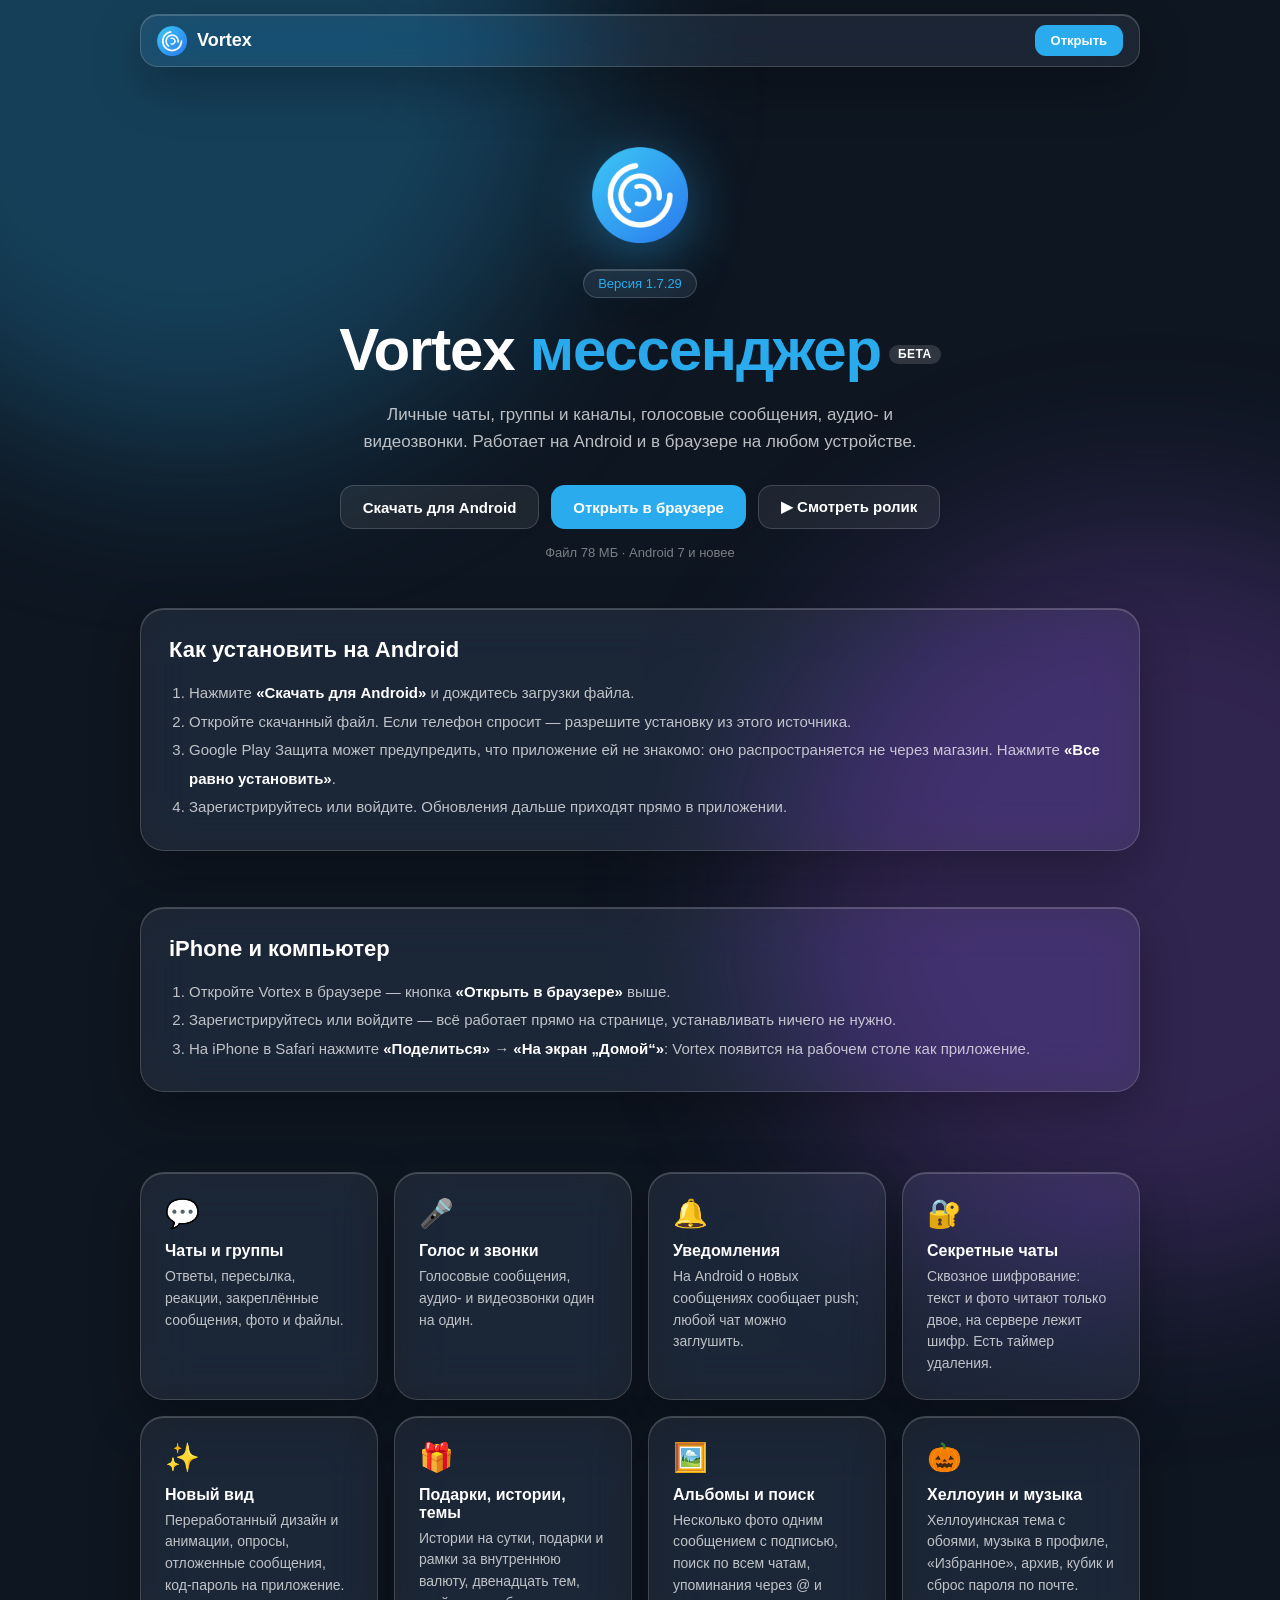
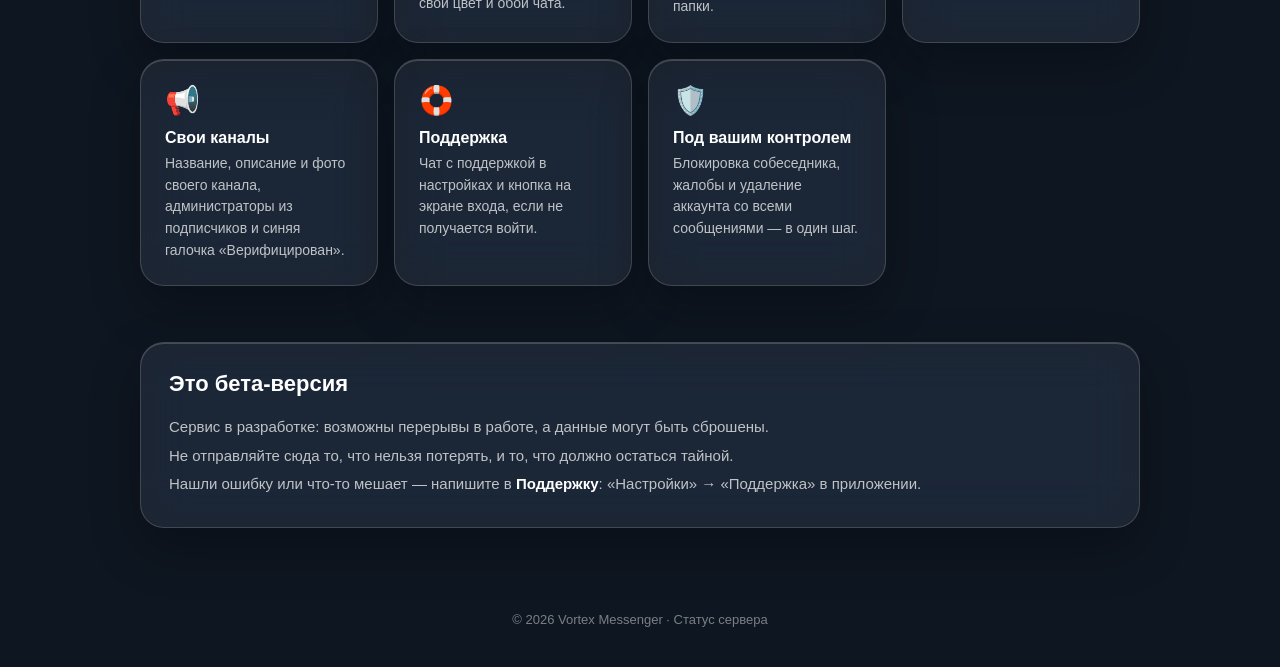
<file: index.html>
<!DOCTYPE html>
<html lang="ru">
<head>
  <meta charset="UTF-8">
  <meta name="viewport" content="width=device-width, initial-scale=1.0">
  <title>Vortex — мессенджер</title>
  <meta name="description" content="Vortex — мессенджер с чатами, группами, каналами, голосовыми сообщениями и звонками.">
  <meta property="og:title" content="Vortex — мессенджер">
  <meta property="og:description" content="Чаты, группы, каналы, голосовые и звонки. Установите приложение или откройте в браузере.">
  <meta property="og:image" content="icons/Icon-512.png">
  <!-- Served at /info, so every address here is absolute -->
  <link rel="icon" type="image/png" href="favicon.png">
  <link rel="stylesheet" href="landing.css">
  <style>
    .hero img.mark { width: 96px; height: 96px; margin-bottom: 22px; filter: drop-shadow(0 12px 30px rgba(42,171,238,.45)); }
    .beta { display: inline-block; margin-left: 8px; padding: 3px 9px; border-radius: 999px; font-size: 12px; font-weight: 700;
            color: #fff; background: rgba(255,255,255,.14); vertical-align: middle; letter-spacing: .04em; }
  </style>
</head>
<body>
<nav><div class="nav-inner glass">
  <a href="./" class="logo"><img src="icons/Icon-192.png" alt="">Vortex</a>
  <a href="https://usevortex.site/" class="btn primary small">Открыть</a>
</div></nav>

<div class="wrap">
  <section class="hero">
    <img class="mark" src="icons/Icon-512.png" alt="">
    <div><div class="tag glass" id="version">Версия 1.7.29</div></div>
    <h1>Vortex <span>мессенджер</span><span class="beta">БЕТА</span></h1>
    <p class="lead">Личные чаты, группы и каналы, голосовые сообщения, аудио- и видеозвонки. Работает на Android и в браузере на любом устройстве.</p>
    <div class="actions">
      <a id="apk" class="btn primary" href="https://github.com/wwwmnl119-eng/vortex-app/releases/latest/download/vortex.apk">Скачать для Android</a>
      <a href="https://usevortex.site/" class="btn ghost" id="web">Открыть в браузере</a>
      <a href="https://usevortex.site/promo" class="btn ghost">▶ Смотреть ролик</a>
    </div>
    <p class="note" id="note">Файл 78 МБ · Android 7 и новее</p>
  </section>

  <section class="steps glass" id="android">
    <h2>Как установить на Android</h2>
    <ol>
      <li>Нажмите <b>«Скачать для Android»</b> и дождитесь загрузки файла.</li>
      <li>Откройте скачанный файл. Если телефон спросит — разрешите установку из этого источника.</li>
      <li>Google Play Защита может предупредить, что приложение ей не знакомо: оно распространяется не через магазин. Нажмите <b>«Все равно установить»</b>.</li>
      <li>Зарегистрируйтесь или войдите. Обновления дальше приходят прямо в приложении.</li>
    </ol>
  </section>

  <section class="steps glass" id="ios">
    <h2>iPhone и компьютер</h2>
    <ol>
      <li>Откройте Vortex в браузере — кнопка <b>«Открыть в браузере»</b> выше.</li>
      <li>Зарегистрируйтесь или войдите — всё работает прямо на странице, устанавливать ничего не нужно.</li>
      <li>На iPhone в Safari нажмите <b>«Поделиться»</b> → <b>«На экран „Домой“»</b>: Vortex появится на рабочем столе как приложение.</li>
    </ol>
  </section>

  <section class="grid">
    <div class="card glass"><div class="ico">💬</div><h3>Чаты и группы</h3><p>Ответы, пересылка, реакции, закреплённые сообщения, фото и файлы.</p></div>
    <div class="card glass"><div class="ico">🎤</div><h3>Голос и звонки</h3><p>Голосовые сообщения, аудио- и видеозвонки один на один.</p></div>
    <div class="card glass"><div class="ico">🔔</div><h3>Уведомления</h3><p>На Android о новых сообщениях сообщает push; любой чат можно заглушить.</p></div>
    <div class="card glass"><div class="ico">🔐</div><h3>Секретные чаты</h3><p>Сквозное шифрование: текст и фото читают только двое, на сервере лежит шифр. Есть таймер удаления.</p></div>
    <div class="card glass"><div class="ico">✨</div><h3>Новый вид</h3><p>Переработанный дизайн и анимации, опросы, отложенные сообщения, код-пароль на приложение.</p></div>
    <div class="card glass"><div class="ico">🎁</div><h3>Подарки, истории, темы</h3><p>Истории на сутки, подарки и рамки за внутреннюю валюту, двенадцать тем, свой цвет и обои чата.</p></div>
    <div class="card glass"><div class="ico">🖼️</div><h3>Альбомы и поиск</h3><p>Несколько фото одним сообщением с подписью, поиск по всем чатам, упоминания через @ и папки.</p></div>
    <div class="card glass"><div class="ico">🎃</div><h3>Хеллоуин и музыка</h3><p>Хеллоуинская тема с обоями, музыка в профиле, «Избранное», архив, кубик и сброс пароля по почте.</p></div>
    <div class="card glass"><div class="ico">📢</div><h3>Свои каналы</h3><p>Название, описание и фото своего канала, администраторы из подписчиков и синяя галочка «Верифицирован».</p></div>
    <div class="card glass"><div class="ico">🛟</div><h3>Поддержка</h3><p>Чат с поддержкой в настройках и кнопка на экране входа, если не получается войти.</p></div>
    <div class="card glass"><div class="ico">🛡️</div><h3>Под вашим контролем</h3><p>Блокировка собеседника, жалобы и удаление аккаунта со всеми сообщениями — в один шаг.</p></div>
  </section>

  <section class="steps glass">
    <h2>Это бета-версия</h2>
    <ol style="list-style: none; padding-left: 0;">
      <li>Сервис в разработке: возможны перерывы в работе, а данные могут быть сброшены.</li>
      <li>Не отправляйте сюда то, что нельзя потерять, и то, что должно остаться тайной.</li>
      <li>Нашли ошибку или что-то мешает — напишите в <b>Поддержку</b>: «Настройки» → «Поддержка» в приложении.</li>
    </ol>
  </section>
</div>

<footer><div class="wrap"><p>© 2026 Vortex Messenger · <a href="status.html" style="color: inherit;">Статус сервера</a></p></div></footer>

<script>
  

  // Whoever is not on Android gets the browser version as the main button
  if (!/Android/i.test(navigator.userAgent)) {
    document.getElementById('web').className = 'btn primary';
    document.getElementById('apk').className = 'btn ghost';
  }
</script>
</body>
</html>
</file>
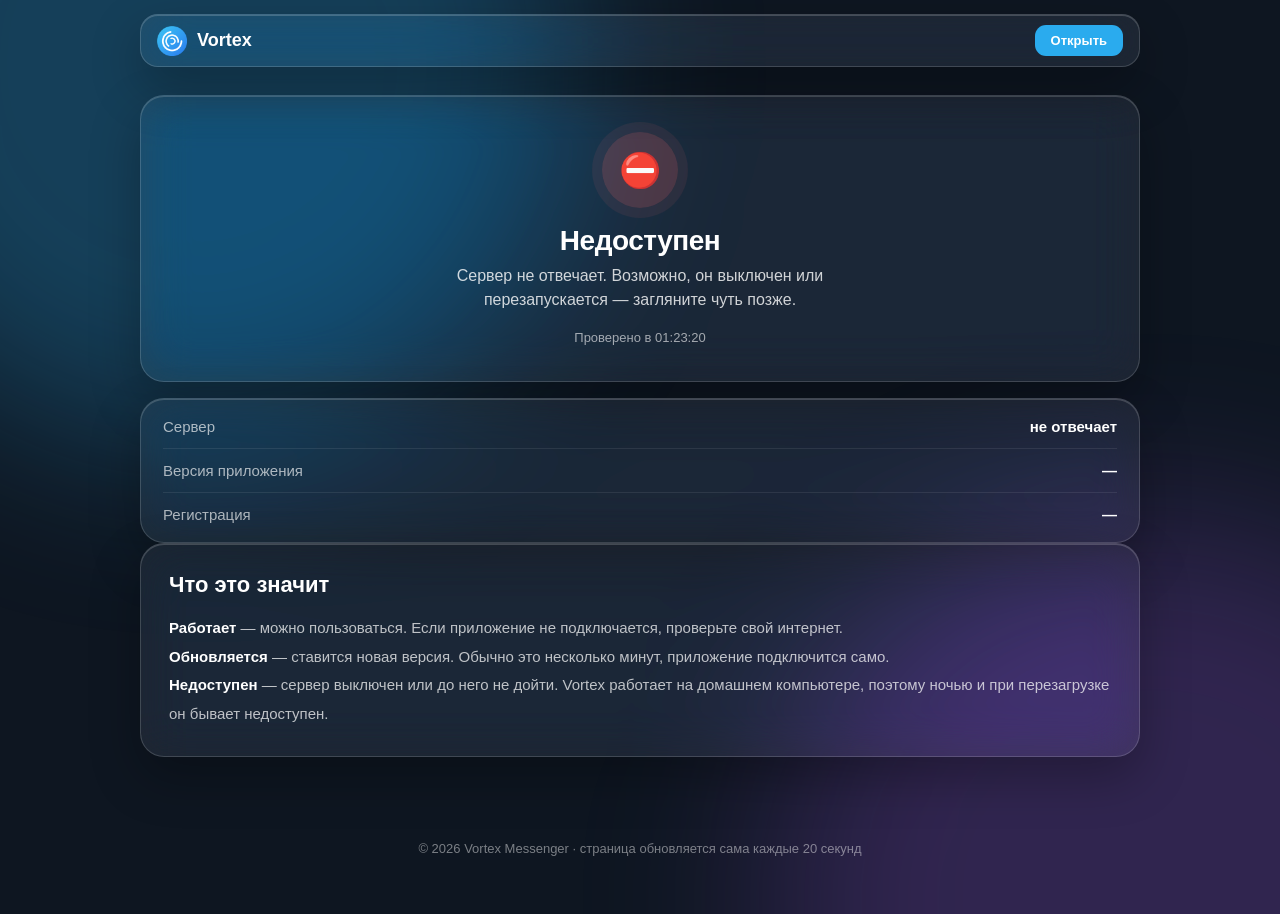
<file: status.html>
<!DOCTYPE html>
<html lang="ru">
<head>
  <meta charset="UTF-8">
  <meta name="viewport" content="width=device-width, initial-scale=1.0">
  <title>Vortex — статус сервера</title>
  <meta name="description" content="Работает ли сервер Vortex прямо сейчас.">
  <!-- Served at /status, so every address here is absolute; publish-site.js rewrites them for the copy on GitHub Pages -->
  <link rel="icon" type="image/png" href="favicon.png">
  <link rel="stylesheet" href="landing.css">
  <style>
    .state { display: flex; flex-direction: column; align-items: center; text-align: center; padding: 36px 24px; margin-top: 28px; }
    .dot { width: 76px; height: 76px; border-radius: 50%; display: grid; place-items: center; font-size: 34px; margin-bottom: 18px;
           background: rgba(255,255,255,.1); transition: background .3s; }
    .dot.ok { background: rgba(77,202,136,.22); box-shadow: 0 0 0 10px rgba(77,202,136,.08); }
    .dot.work { background: rgba(255,179,71,.22); box-shadow: 0 0 0 10px rgba(255,179,71,.08); }
    .dot.down { background: rgba(255,107,107,.22); box-shadow: 0 0 0 10px rgba(255,107,107,.08); }
    .state h1 { font-size: 28px; margin: 0 0 8px; letter-spacing: -.5px; }
    .state p { margin: 0; opacity: .8; max-width: 440px; line-height: 1.5; }
    .meta { margin-top: 18px; font-size: 13px; opacity: .6; }
    .rows { margin-top: 16px; padding: 6px 22px; }
    .rows div { display: flex; justify-content: space-between; gap: 16px; padding: 13px 0; border-bottom: 1px solid rgba(255,255,255,.08); font-size: 15px; }
    .rows div:last-child { border-bottom: 0; }
    .rows span:first-child { opacity: .65; }
    .rows span:last-child { font-weight: 600; text-align: right; }
  </style>
</head>
<body>
<nav><div class="nav-inner glass">
  <a href="./" class="logo"><img src="icons/Icon-192.png" alt="">Vortex</a>
  <a href="https://usevortex.site/" class="btn primary small">Открыть</a>
</div></nav>

<div class="wrap">
  <section class="state glass">
    <div class="dot" id="dot">⏳</div>
    <h1 id="title">Проверяем…</h1>
    <p id="text">Спрашиваем сервер, как у него дела.</p>
    <div class="meta" id="meta"></div>
  </section>

  <section class="rows glass">
    <div><span>Сервер</span><span id="row-server">—</span></div>
    <div><span>Версия приложения</span><span id="row-version">—</span></div>
    <div><span>Регистрация</span><span id="row-reg">—</span></div>
  </section>

  <section class="steps glass">
    <h2>Что это значит</h2>
    <ol style="list-style: none; padding-left: 0;">
      <li><b>Работает</b> — можно пользоваться. Если приложение не подключается, проверьте свой интернет.</li>
      <li><b>Обновляется</b> — ставится новая версия. Обычно это несколько минут, приложение подключится само.</li>
      <li><b>Недоступен</b> — сервер выключен или до него не дойти. Vortex работает на домашнем компьютере, поэтому ночью и при перезагрузке он бывает недоступен.</li>
    </ol>
  </section>
</div>

<footer><div class="wrap"><p>© 2026 Vortex Messenger · страница обновляется сама каждые 20 секунд</p></div></footer>

<script>
  var SERVER = "https://usevortex.site";

  function set(id, value) { document.getElementById(id).textContent = value; }
  function show(kind, icon, title, text) {
    document.getElementById('dot').className = 'dot ' + kind;
    set('dot', icon); set('title', title); set('text', text);
  }

  function check() {
    var controller = new AbortController();
    var timer = setTimeout(function () { controller.abort(); }, 9000);
    fetch(SERVER + '/api/version', { cache: 'no-store', signal: controller.signal })
      .then(function (r) { if (!r.ok) throw new Error('http ' + r.status); return r.json(); })
      .then(function (v) {
        if (v.maintenance) {
          show('work', '🛠️', 'Обновляется', v.maintenance_message || 'Идёт обновление сервера. Обычно это занимает несколько минут.');
          set('row-server', 'идёт обновление');
        } else {
          show('ok', '✅', 'Работает', 'Сервер отвечает, мессенджером можно пользоваться.');
          set('row-server', 'в сети');
        }
        set('row-version', v.latest_version || '—');
        set('row-reg', v.registration_enabled === false ? 'закрыта' : 'открыта');
      })
      .catch(function () {
        show('down', '⛔', 'Недоступен', 'Сервер не отвечает. Возможно, он выключен или перезапускается — загляните чуть позже.');
        set('row-server', 'не отвечает');
      })
      .then(function () {
        clearTimeout(timer);
        var now = new Date();
        set('meta', 'Проверено в ' + String(now.getHours()).padStart(2, '0') + ':' + String(now.getMinutes()).padStart(2, '0') + ':' + String(now.getSeconds()).padStart(2, '0'));
      });
  }
  check();
  setInterval(check, 20000);
</script>
</body>
</html>
</file>
<file: landing.css>
* { margin: 0; padding: 0; box-sizing: border-box; }
:root { --blue: #2AABEE; --green: #4DCA88; --bg: #0E1621; --text: rgba(255,255,255,.72); --glass: rgba(255,255,255,.07); --edge: rgba(255,255,255,.16); }
body { font-family: -apple-system, 'Segoe UI', Roboto, sans-serif; background: var(--bg); color: #fff; min-height: 100vh; overflow-x: hidden; }
/* Soft colour blobs behind the glass panels */
body::before, body::after { content: ''; position: fixed; width: 60vmax; height: 60vmax; border-radius: 50%; filter: blur(90px); z-index: 0; pointer-events: none; }
body::before { top: -25vmax; left: -15vmax; background: rgba(42,171,238,.28); }
body::after { bottom: -30vmax; right: -20vmax; background: rgba(171,92,247,.22); }
a { color: inherit; text-decoration: none; }
.wrap { max-width: 1040px; margin: 0 auto; padding: 0 20px; position: relative; z-index: 1; }
.glass { background: var(--glass); border: 1px solid var(--edge); border-radius: 24px; backdrop-filter: blur(24px) saturate(160%); -webkit-backdrop-filter: blur(24px) saturate(160%); box-shadow: inset 0 1px 0 rgba(255,255,255,.18), 0 20px 50px rgba(0,0,0,.28); }
nav { position: sticky; top: 14px; z-index: 10; margin: 14px auto 0; max-width: 1040px; padding: 0 20px; }
.nav-inner { display: flex; align-items: center; justify-content: space-between; gap: 12px; padding: 10px 16px; border-radius: 18px; }
.logo { display: flex; align-items: center; gap: 10px; font-weight: 700; font-size: 18px; }
.logo img { width: 30px; height: 30px; }
.links { display: flex; gap: 20px; font-size: 14px; color: var(--text); }
.links a:hover, .links a.active { color: #fff; }
.btn { display: inline-flex; align-items: center; gap: 8px; padding: 12px 22px; border-radius: 14px; font-weight: 600; font-size: 15px; transition: transform .15s; }
.btn:hover { transform: translateY(-2px); }
.btn.primary { background: var(--blue); color: #fff; }
.btn.ghost { background: var(--glass); border: 1px solid var(--edge); }
.btn.small { padding: 8px 16px; font-size: 13px; border-radius: 11px; }
.btn[aria-disabled="true"] { opacity: .5; pointer-events: none; }
.hero { padding: 80px 0 48px; text-align: center; }
.tag { display: inline-block; padding: 6px 14px; border-radius: 999px; font-size: 13px; color: var(--blue); margin-bottom: 20px; }
h1 { font-size: clamp(34px, 6vw, 60px); line-height: 1.08; font-weight: 800; letter-spacing: -.02em; margin-bottom: 18px; }
h1 span { color: var(--blue); }
.lead { color: var(--text); font-size: 17px; line-height: 1.6; max-width: 560px; margin: 0 auto 30px; }
.actions { display: flex; gap: 12px; justify-content: center; flex-wrap: wrap; }
.note { color: rgba(255,255,255,.45); font-size: 13px; margin-top: 16px; }
.grid { display: grid; grid-template-columns: repeat(auto-fit, minmax(230px, 1fr)); gap: 16px; padding: 24px 0 56px; }
.card { padding: 24px; }
.card .ico { font-size: 28px; margin-bottom: 12px; }
.card h3 { font-size: 16px; margin-bottom: 6px; }
.card p { color: var(--text); font-size: 14px; line-height: 1.55; }
.steps { padding: 28px; margin-bottom: 56px; }
.steps h2 { font-size: 22px; margin-bottom: 16px; }
.steps ol { padding-left: 20px; color: var(--text); line-height: 1.9; font-size: 15px; }
.steps b { color: #fff; }
footer { padding: 28px 0 40px; text-align: center; color: rgba(255,255,255,.45); font-size: 13px; }
footer .links { justify-content: center; margin-bottom: 10px; }
@media (max-width: 640px) { nav .links { display: none; } .hero { padding-top: 56px; } }
</file>
